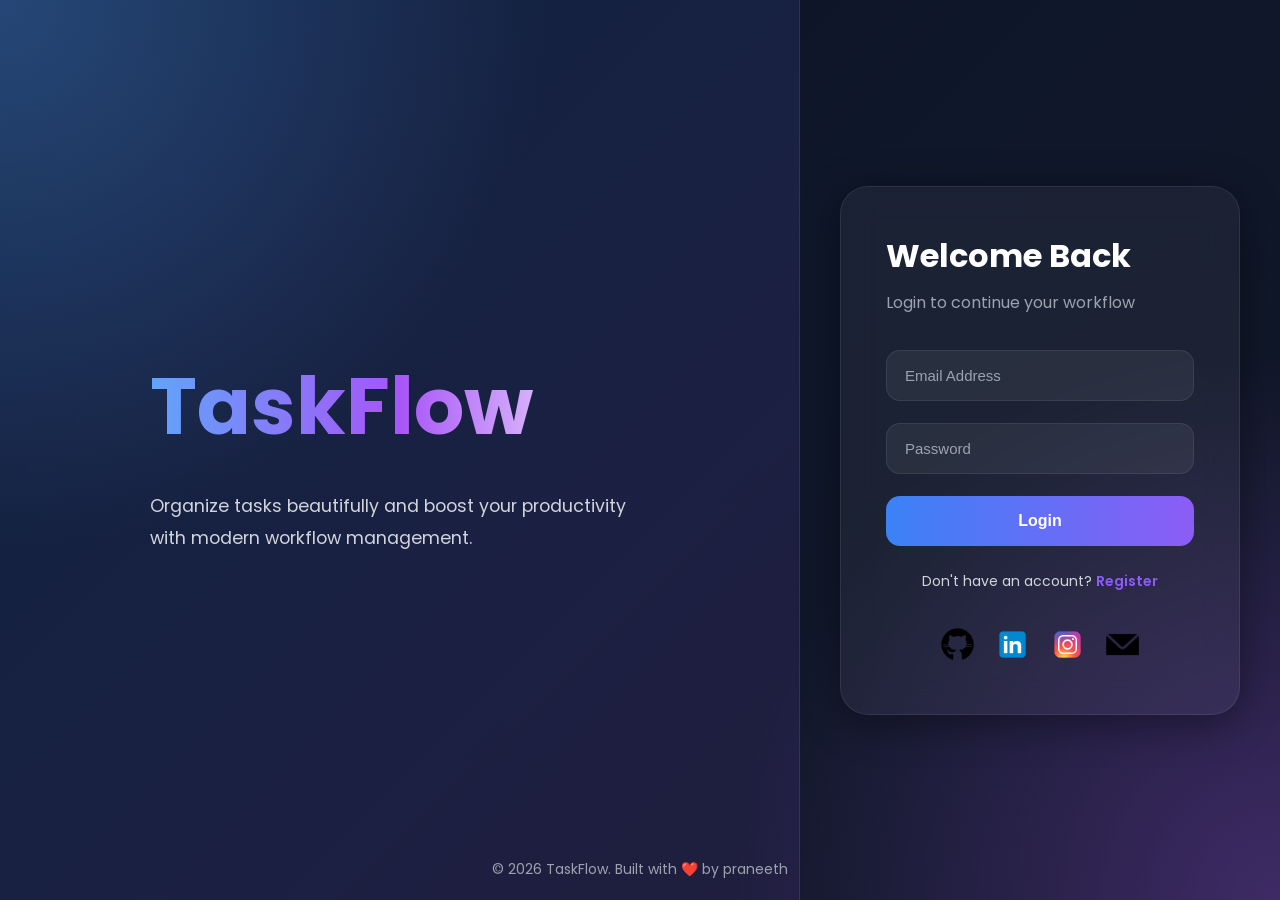
<file: index.html>
<!DOCTYPE html>
<html lang="en">
<head>

  <meta charset="UTF-8">
  <meta
    name="viewport"
    content="width=device-width, initial-scale=1.0"
  >

  <title>TaskFlow</title>

  <!-- FONT -->
  <link rel="preconnect" href="https://fonts.googleapis.com">
  <link rel="preconnect" href="https://fonts.gstatic.com" crossorigin>

  <link
    href="https://fonts.googleapis.com/css2?family=Poppins:wght@300;400;500;600;700&display=swap"
    rel="stylesheet"
  >

  <link
    rel="stylesheet"
    href="./css/auth.css"
  >

</head>

<body>

  <!-- BACKGROUND -->
  <div class="bg"></div>

  <div class="main-container">

    <!-- LEFT SIDE -->
    <div class="left-panel">

      <div class="overlay"></div>

      <div class="left-content">

        <h1>TaskFlow</h1>

        <p>
          Organize tasks beautifully and boost
          your productivity with modern workflow
          management.
        </p>

      </div>

    </div>

    <!-- RIGHT SIDE -->
    <div class="right-panel">

      <form
        class="login-card"
        id="loginForm"
      >

        <h2>Welcome Back</h2>

        <p class="login-text">
          Login to continue your workflow
        </p>

        <div class="input-box">

          <input
            type="email"
            id="email"
            placeholder="Email Address"
            required
          >

        </div>

        <div class="input-box">

          <input
            type="password"
            id="password"
            placeholder="Password"
            required
          >

        </div>

        <button type="submit">
          Login
        </button>

        <div class="bottom-link">

          Don't have an account?

          <a href="register.html">
            Register
          </a>

        </div>

        <!-- SOCIALS -->
        <div class="socials">

          <a href="https://github.com/spraneethreddy06">
            <img
              src="./assets/github.png"
              alt="GitHub"
            >
          </a>

          <a href="https://www.linkedin.com/in/sudini-praneeth-reddy-48595340a?utm_source=share_via&utm_content=profile&utm_medium=member_android" target="_blank">
            <img
              src="./assets/linkedin.png"
              alt="LinkedIn"
            >
          </a>

          <a href="https://www.instagram.com/sudinipraneethreddy?utm_source=qr&igsh=MTFpbW93Y3Blajlqaw==">
            <img
              src="./assets/instagram.png"
              alt="Instagram"
            >
          </a>

          <a href="mailto:spraneethreddychintu@gmail.com">
            <img
              src="./assets/email.png"
              alt="Email"
            >
          </a>

        </div>

      </form>

    </div>

  </div>

  <script src="./js/login.js"></script>
<!-- FOOTER -->
<footer class="footer">

  <p>
    © 2026 TaskFlow. Built with ❤️ by praneeth
  </p>

</footer>
</body>
</html>
</file>
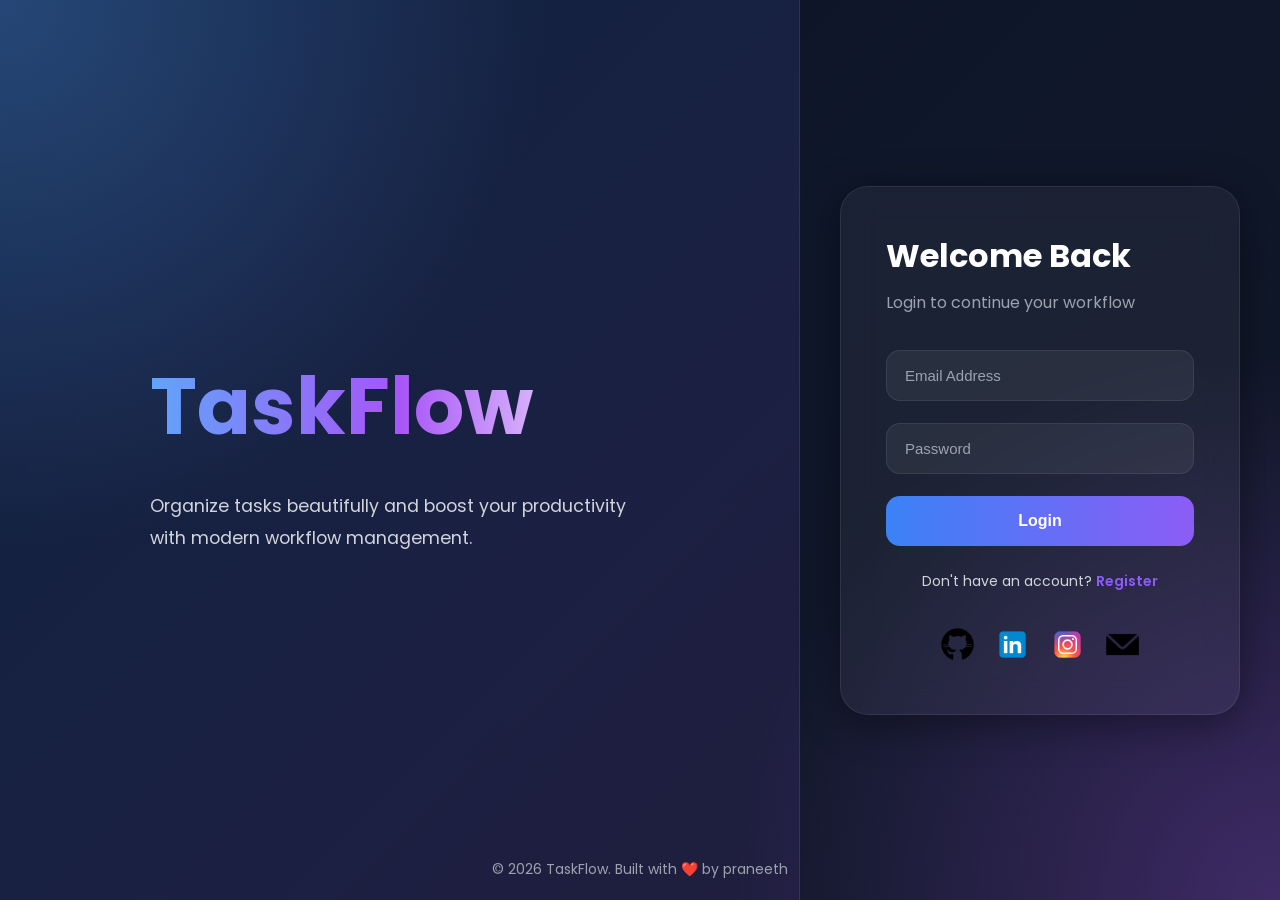
<file: dashboard.html>
<!DOCTYPE html>
<html lang="en">
<head>

  <meta charset="UTF-8">

  <meta
    name="viewport"
    content="width=device-width, initial-scale=1.0"
  >

  <title>TaskFlow Dashboard</title>

  <!-- GOOGLE FONT -->
  <link rel="preconnect" href="https://fonts.googleapis.com">

  <link rel="preconnect" href="https://fonts.gstatic.com" crossorigin>

  <link
    href="https://fonts.googleapis.com/css2?family=Poppins:wght@300;400;500;600;700&display=swap"
    rel="stylesheet"
  >

  <!-- CSS -->
  <link
    rel="stylesheet"
    href="./css/dashboard.css"
  >

</head>

<body>

  <div class="dashboard-container">

    <!-- SIDEBAR -->
    <aside class="sidebar">

      <div>

        <h1 class="logo">
          TaskFlow
        </h1>

        <ul class="nav-links">

          <li
            class="active nav-item"
            data-section="dashboardSection"
          >
            Dashboard
          </li>

          <li
            class="nav-item"
            data-section="tasksSection"
          >
            My Tasks
          </li>

        </ul>

      </div>

      <button id="logoutBtn">
        Logout
      </button>

    </aside>


    <!-- MAIN CONTENT -->
    <main class="main-content">

      <!-- DASHBOARD SECTION -->
      <div
        id="dashboardSection"
        class="section active-section"
      >

        <!-- TOP -->
        <div class="top-bar">

          <h2>
            Welcome Back 👋
          </h2>

          <p>
            Organize your workflow efficiently.
          </p>

        </div>


        <!-- STATS -->
        <div class="stats-grid">

          <div class="stat-card">

            <h3 id="totalTasks">
              0
            </h3>

            <p>
              Total Tasks
            </p>

          </div>


          <div class="stat-card">

            <h3 id="completedTasks">
              0
            </h3>

            <p>
              Completed
            </p>

          </div>


          <div class="stat-card">

            <h3 id="pendingTasks">
              0
            </h3>

            <p>
              Pending
            </p>

          </div>

        </div>


        <!-- ADD TASK FORM -->
        <form
          id="taskForm"
          class="task-form"
        >

          <input
            type="text"
            id="title"
            placeholder="Enter Task Title"
            required
          >

          <textarea
            id="description"
            placeholder="Enter Task Description"
          ></textarea>
          <button type="submit">
            Add Task
          </button>

        </form>

      </div>


      <!-- MY TASKS SECTION -->
      <div
        id="tasksSection"
        class="section"
      >

        <div
          id="taskList"
          class="task-grid"
        ></div>

      </div>

    </main>

  </div>

  <!-- JS -->
  <script src="./js/dashboard.js"></script>
<!-- FOOTER -->
<footer class="dashboard-footer">

  <p>
    © 2026 TaskFlow. Built with ❤️ by praneeth
  </p>

</footer>
</body>
</html>
</file>
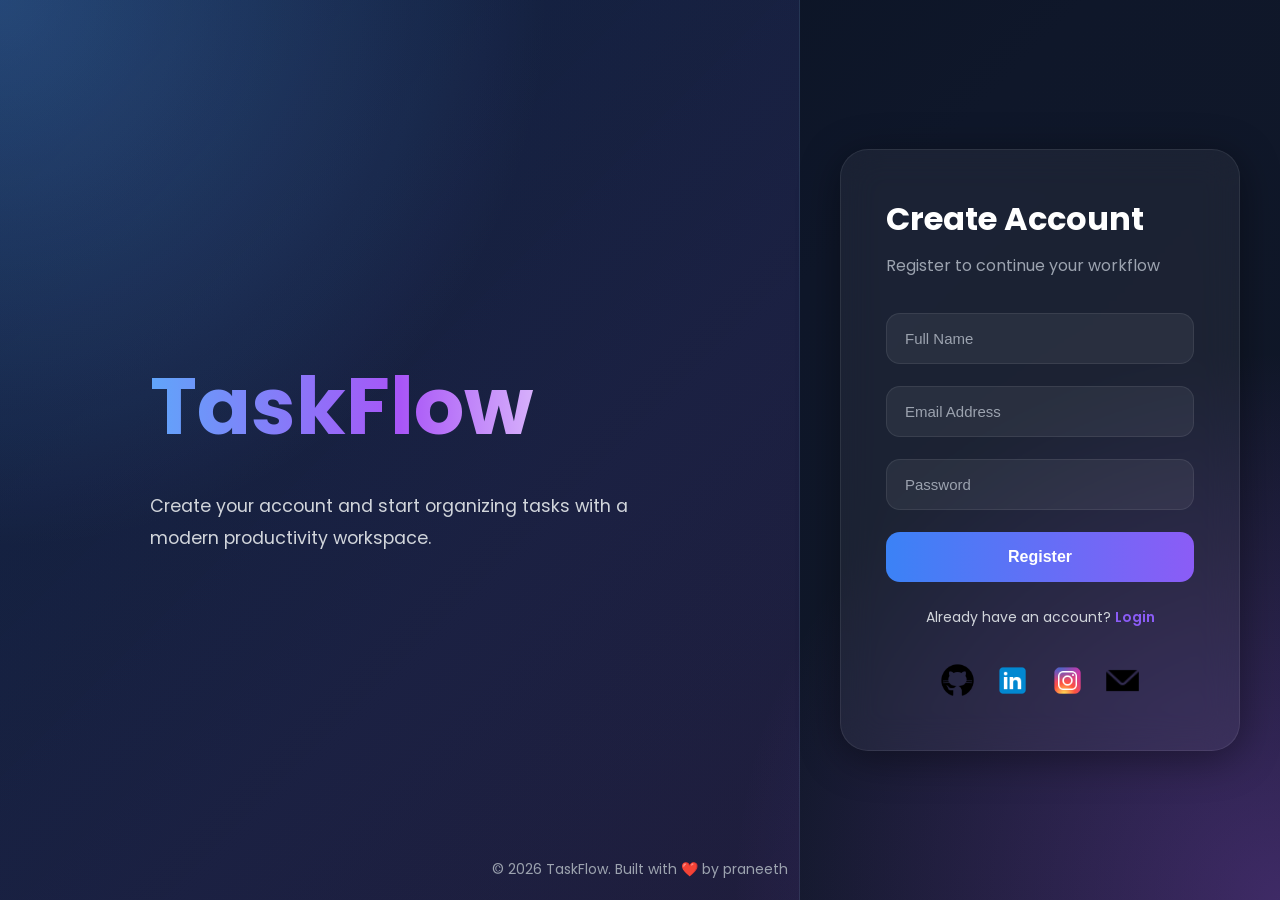
<file: register.html>
<!DOCTYPE html>
<html lang="en">
<head>

  <meta charset="UTF-8">

  <meta
    name="viewport"
    content="width=device-width, initial-scale=1.0"
  >

  <title>TaskFlow Register</title>

  <!-- GOOGLE FONT -->
  <link rel="preconnect" href="https://fonts.googleapis.com">

  <link rel="preconnect" href="https://fonts.gstatic.com" crossorigin>

  <link
    href="https://fonts.googleapis.com/css2?family=Poppins:wght@300;400;500;600;700&display=swap"
    rel="stylesheet"
  >

  <!-- CSS -->
  <link
    rel="stylesheet"
    href="./css/auth.css"
  >

</head>

<body>

  <!-- BACKGROUND -->
  <div class="bg"></div>

  <div class="main-container">

    <!-- LEFT SIDE -->
    <div class="left-panel">

      <div class="left-content">

        <h1>
          TaskFlow
        </h1>

        <p>
          Create your account and start
          organizing tasks with a modern
          productivity workspace.
        </p>

      </div>

    </div>


    <!-- RIGHT SIDE -->
    <div class="right-panel">

      <form
        class="login-card"
        id="registerForm"
      >

        <h2>
          Create Account
        </h2>

        <p class="login-text">
          Register to continue your workflow
        </p>


        <!-- NAME -->
        <div class="input-box">

          <input
            type="text"
            id="name"
            placeholder="Full Name"
            required
          >

        </div>


        <!-- EMAIL -->
        <div class="input-box">

          <input
            type="email"
            id="email"
            placeholder="Email Address"
            required
          >

        </div>


        <!-- PASSWORD -->
        <div class="input-box">

          <input
            type="password"
            id="password"
            placeholder="Password"
            required
          >

        </div>


        <!-- BUTTON -->
        <button type="submit">
          Register
        </button>


        <!-- LOGIN LINK -->
        <div class="bottom-link">

          Already have an account?

          <a href="login.html">
            Login
          </a>

        </div>


        <!-- SOCIALS -->
        <div class="socials">

          <a href="https://github.com/spraneethreddy06">
            <img
              src="./assets/github.png"
              alt="GitHub"
            >
          </a>

          <a href="https://www.linkedin.com/in/sudini-praneeth-reddy-48595340a?utm_source=share_via&utm_content=profile&utm_medium=member_android" target="_blank">
            <img
              src="./assets/linkedin.png"
              alt="LinkedIn"
            >
          </a>

          <a href="https://www.instagram.com/sudinipraneethreddy?utm_source=qr&igsh=MTFpbW93Y3Blajlqaw==">
            <img
              src="./assets/instagram.png"
              alt="Instagram"
            >
          </a>

          <a href="mailto:spraneethreddychintu@gmail.com">
            <img
              src="./assets/email.png"
              alt="Email"
            >
          </a>

        </div>

      </form>

    </div>

  </div>

  <!-- JS -->
  <script src="./js/register.js"></script>
<!-- FOOTER -->
<footer class="footer">

  <p>
    © 2026 TaskFlow. Built with ❤️ by praneeth
  </p>

</footer>
</body>
</html>
</file>
<file: css/auth.css>
*{
  margin:0;
  padding:0;
  box-sizing:border-box;
}

body{
  font-family:'Poppins',sans-serif;
  min-height:100vh;
  overflow:hidden;
  background:#071120;
}

/* BACKGROUND */
.bg{

  position:fixed;
  inset:0;

  background:
    radial-gradient(
      circle at top left,
      rgba(96,165,250,0.3),
      transparent 35%
    ),

    radial-gradient(
      circle at bottom right,
      rgba(168,85,247,0.3),
      transparent 35%
    ),

    linear-gradient(
      135deg,
      #071120,
      #0f172a,
      #111827
    );

  z-index:-1;
}

/* MAIN */
.main-container{
  display:flex;
  min-height:100vh;
}

/* LEFT PANEL */
.left-panel{

  flex:1;

  position:relative;

  display:flex;
  justify-content:center;
  align-items:center;

  padding:60px;

  background:
    linear-gradient(
      135deg,
      rgba(59,130,246,0.15),
      rgba(168,85,247,0.1)
    );

  border-right:
    1px solid rgba(255,255,255,0.08);
}

.left-content{
  max-width:500px;
  z-index:2;
}

.left-content h1{

  font-size:5rem;

  font-weight:700;

  margin-bottom:25px;

  background:
    linear-gradient(
      90deg,
      #60a5fa,
      #a855f7,
      #ffffff
    );

  -webkit-background-clip:text;
  -webkit-text-fill-color:transparent;
}

.left-content p{

  color:#d1d5db;

  line-height:1.8;

  font-size:1.1rem;
}

/* RIGHT PANEL */
.right-panel{

  width:480px;

  display:flex;
  justify-content:center;
  align-items:center;

  padding:40px;
}

/* CARD */
.login-card{

  width:100%;

  background:
    rgba(255,255,255,0.05);

  border:
    1px solid rgba(255,255,255,0.08);

  backdrop-filter:blur(18px);

  padding:45px;

  border-radius:28px;

  box-shadow:
    0 8px 40px rgba(0,0,0,0.4);

  animation:fadeIn 1s ease;
}

@keyframes fadeIn{

  from{
    opacity:0;
    transform:translateY(30px);
  }

  to{
    opacity:1;
    transform:translateY(0);
  }
}

.login-card h2{

  color:white;

  font-size:2rem;

  margin-bottom:10px;
}

.login-text{

  color:#9ca3af;

  margin-bottom:35px;
}

/* INPUTS */
.input-box{
  margin-bottom:22px;
}

.input-box input{

  width:100%;

  padding:16px 18px;

  border:none;

  outline:none;

  border-radius:14px;

  background:
    rgba(255,255,255,0.06);

  border:
    1px solid rgba(255,255,255,0.08);

  color:white;

  font-size:15px;

  transition:0.3s;
}

.input-box input::placeholder{
  color:#9ca3af;
}

.input-box input:focus{

  border:
    1px solid #8b5cf6;

  box-shadow:
    0 0 15px rgba(168,85,247,0.5);

  transform:translateY(-2px);
}

/* BUTTON */
.login-card button{

  width:100%;

  padding:16px;

  border:none;

  border-radius:14px;

  background:
    linear-gradient(
      90deg,
      #3b82f6,
      #8b5cf6
    );

  color:white;

  font-size:16px;

  font-weight:600;

  cursor:pointer;

  transition:0.3s;
}

.login-card button:hover{

  transform:translateY(-3px);

  box-shadow:
    0 10px 25px rgba(168,85,247,0.5);
}

/* LINKS */
.bottom-link{

  margin-top:25px;

  text-align:center;

  color:#d1d5db;

  font-size:14px;
}

.bottom-link a{

  color:#8b5cf6;

  text-decoration:none;

  font-weight:600;
}

/* SOCIALS */
.socials{

  margin-top:35px;

  display:flex;
  justify-content:center;
  gap:20px;
}

.socials img{

  width:35px;
  height:35px;

  transition:0.3s;
}

.socials img:hover{

  transform:scale(1.2);

  filter:
    drop-shadow(
      0 0 10px #8b5cf6
    );
}

/* MOBILE */
@media(max-width:1000px){

  .left-panel{
    display:none;
  }

  .right-panel{
    width:100%;
  }
}
/* FOOTER */
.footer{

  position:absolute;

  bottom:20px;

  width:100%;

  text-align:center;

  color:#9ca3af;

  font-size:14px;
}
</file>
<file: css/dashboard.css>
/* RESET */
* {
  margin: 0;
  padding: 0;
  box-sizing: border-box;
}

body {
  font-family: 'Poppins', sans-serif;
  background: #071120;
  color: white;
  overflow-x: hidden;
}

/* LAYOUT */
.dashboard-container {
  display: flex;
  min-height: 100vh;
}

/* SIDEBAR */
.sidebar {
  width: 260px;
  background: rgba(255,255,255,0.04);
  border-right: 1px solid rgba(255,255,255,0.08);
  backdrop-filter: blur(14px);
  padding: 35px 25px;
  display: flex;
  flex-direction: column;
  justify-content: space-between;
}

.logo {
  font-size: 2.3rem;
  margin-bottom: 50px;
  background: linear-gradient(90deg,#60a5fa,#a855f7,#fff);
  -webkit-background-clip: text;
  -webkit-text-fill-color: transparent;
}

.nav-links {
  list-style: none;
}

.nav-links li {
  padding: 14px;
  margin-bottom: 12px;
  border-radius: 12px;
  cursor: pointer;
  color: #d1d5db;
  transition: 0.3s;
}

.nav-links li:hover,
.nav-links .active {
  background: rgba(168,85,247,0.15);
  color: white;
  box-shadow: 0 0 15px rgba(168,85,247,0.25);
}

/* LOGOUT */
#logoutBtn {
  width: 100%;
  padding: 14px;
  border: none;
  border-radius: 12px;
  background: linear-gradient(90deg,#ef4444,#dc2626);
  color: white;
  cursor: pointer;
  font-weight: 600;
}

/* MAIN */
.main-content {
  flex: 1;
  padding: 35px;
}

/* SECTIONS FIX (IMPORTANT) */
.section {
  display: none;
  width: 100%;
}

.section.active-section {
  display: block;
}

/* TOP */
.top-bar h2 {
  font-size: 1.8rem;
  margin-bottom: 6px;
}

.top-bar p {
  color: #9ca3af;
}

/* STATS */
.stats-grid {
  display: grid;
  grid-template-columns: repeat(auto-fit,minmax(200px,1fr));
  gap: 20px;
  margin: 30px 0;
}

.stat-card {
  background: rgba(255,255,255,0.05);
  padding: 25px;
  border-radius: 18px;
  border: 1px solid rgba(255,255,255,0.08);
}

.stat-card h3 {
  font-size: 2rem;
  color: #60a5fa;
}

/* TASK FORM */
.task-form {
  background: rgba(255,255,255,0.05);
  padding: 25px;
  border-radius: 18px;
  border: 1px solid rgba(255,255,255,0.08);
  margin-top: 20px;
}

.task-form input,
.task-form textarea {
  width: 100%;
  margin-bottom: 12px;
  padding: 14px;
  border-radius: 10px;
  border: 1px solid rgba(255,255,255,0.08);
  background: rgba(255,255,255,0.06);
  color: white;
  outline: none;
}

.task-form button {
  width: 100%;
  padding: 14px;
  border: none;
  border-radius: 10px;
  background: linear-gradient(90deg,#3b82f6,#8b5cf6);
  color: white;
  font-weight: 600;
  cursor: pointer;
}

/* TASK GRID */
.task-grid {
  display: grid;
  grid-template-columns: repeat(auto-fit,minmax(260px,1fr));
  gap: 20px;
}

/* TASK CARD */
.task-card {
  background: rgba(255,255,255,0.05);
  border: 1px solid rgba(255,255,255,0.08);
  padding: 20px;
  border-radius: 16px;
}

.task-card h3 {
  margin-bottom: 8px;
}

.task-card p {
  color: #d1d5db;
  margin-bottom: 12px;
}

/* STATUS */
.status {
  display: inline-block;
  padding: 6px 12px;
  border-radius: 20px;
  font-size: 12px;
  margin-bottom: 10px;
}

.pending {
  background: #f59e0b;
}

.completed {
  background: #10b981;
}

/* ACTIONS */
.task-actions {
  display: flex;
  gap: 10px;
}

.task-actions button {
  flex: 1;
  padding: 10px;
  border: none;
  border-radius: 10px;
  color: white;
  cursor: pointer;
}

.task-actions button:first-child {
  background: #10b981;
}

.task-actions button:last-child {
  background: #ef4444;
}

/* FOOTER FIX */
.dashboard-footer {
  text-align: center;
  padding: 20px;
  color: #9ca3af;
  margin-top: 40px;
}

/* MOBILE */
@media (max-width: 900px) {
  .sidebar {
    display: none;
  }

  .main-content {
    padding: 20px;
  }
}
</file>
